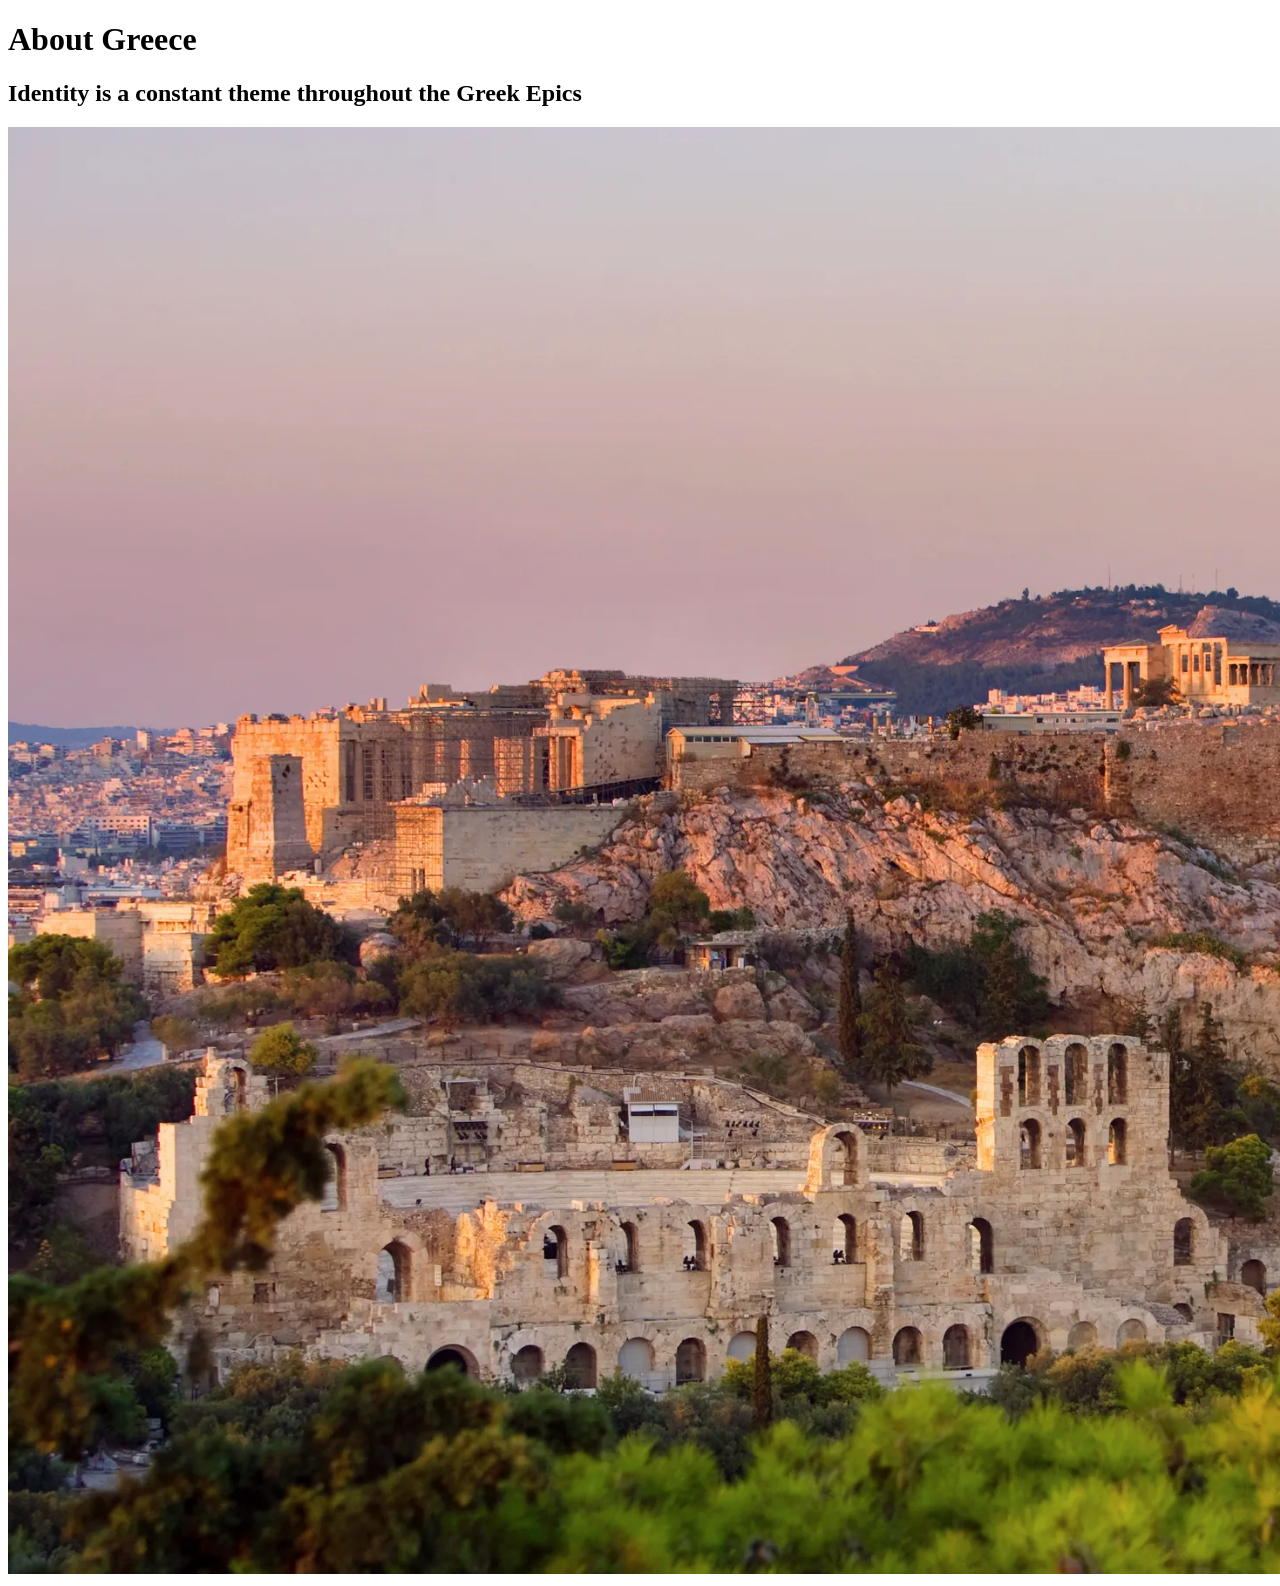
<file: index.html>
<!DOCTYPE html>
<html lang="en">
<head>
    <meta charset="UTF-8">
    <meta name="viewport" content="width=device-width, initial-scale=1.0">
    <title>Document</title>
</head>
<body>
    <h1><strong>About Greece</strong></h1>
    <h2>Identity is a constant theme throughout the Greek Epics</h2>
    <img src="Image/HUGH_01.png" alt="Greece"></imgsrc>
</body>
</html>
</file>
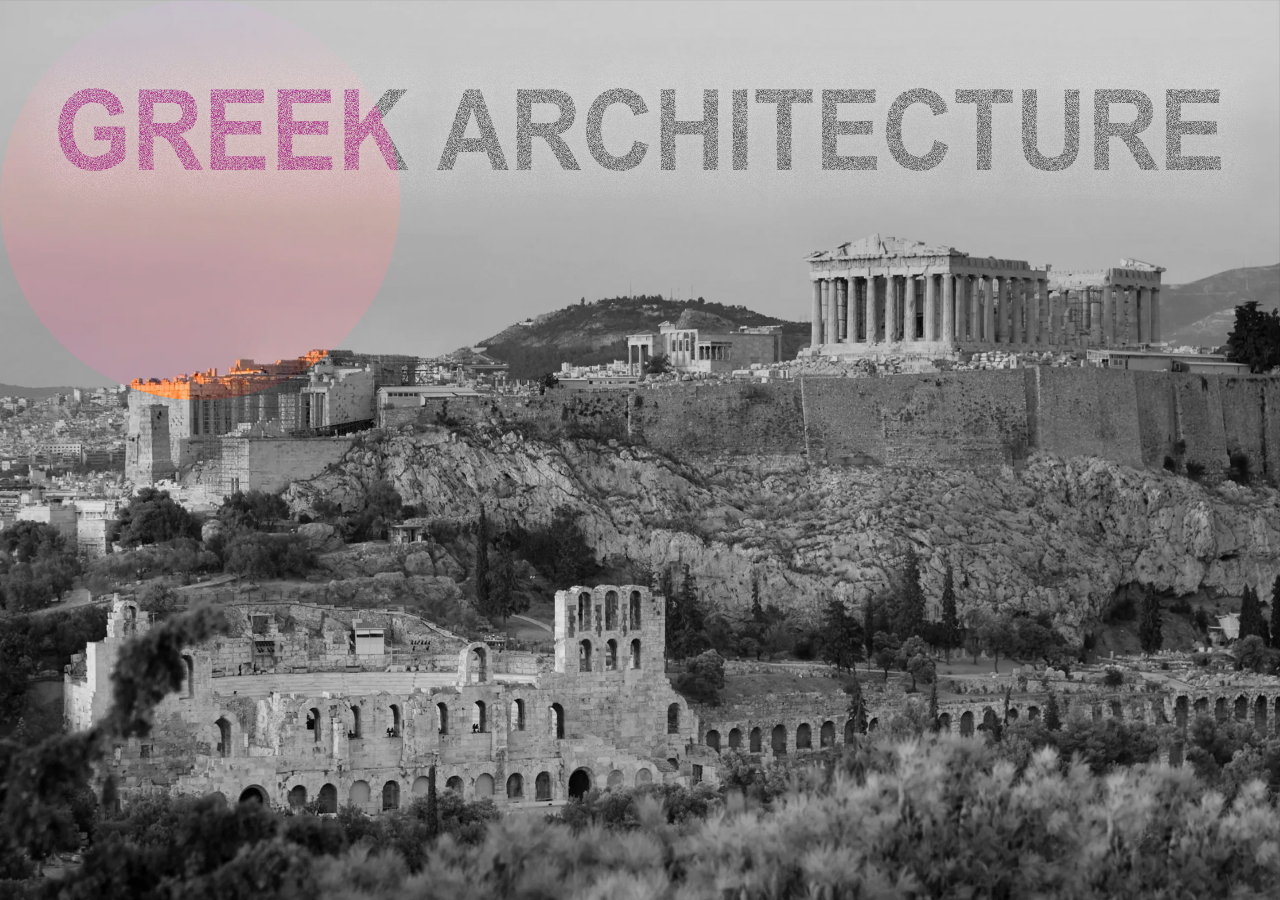
<file: FinalProject/index.html>
<!DOCTYPE html>
<html>
<head>
<meta charset="UTF-8">
<title>GEEK ARCHITECTURE</title>
<link rel="stylesheet" type="text/css" href="./css/index.css">
<script src="js/jquery-3.5.1.min.js"></script>
</head>
<body>
	<div id="hover-region"></div>

	<div class="nav-bar">
		<a href="./navigation.html"></a>
	</div>

	<script>

		var width = window.screen.width;
		var height = window.screen.height;
        var bgSize = width+'px '+height+'px';
		$('body').css({
			'width': width,
			'height': height,
			'background-size': bgSize
		});
		$('#hover-region').css('background-size', bgSize)
		
		document.addEventListener ('mousemove', function(event) { 
			var x = event.pageX; 
			var y = event.pageY; 
			let top = y-200;
			let left = x-200;

			$('#hover-region').css({
				'top':  top+'px',
				'left': left+'px',
				'background-position': (-left)+'px '+(-top)+'px'
			});

		}); 
		
	</script>
</body>

</html>
</file>
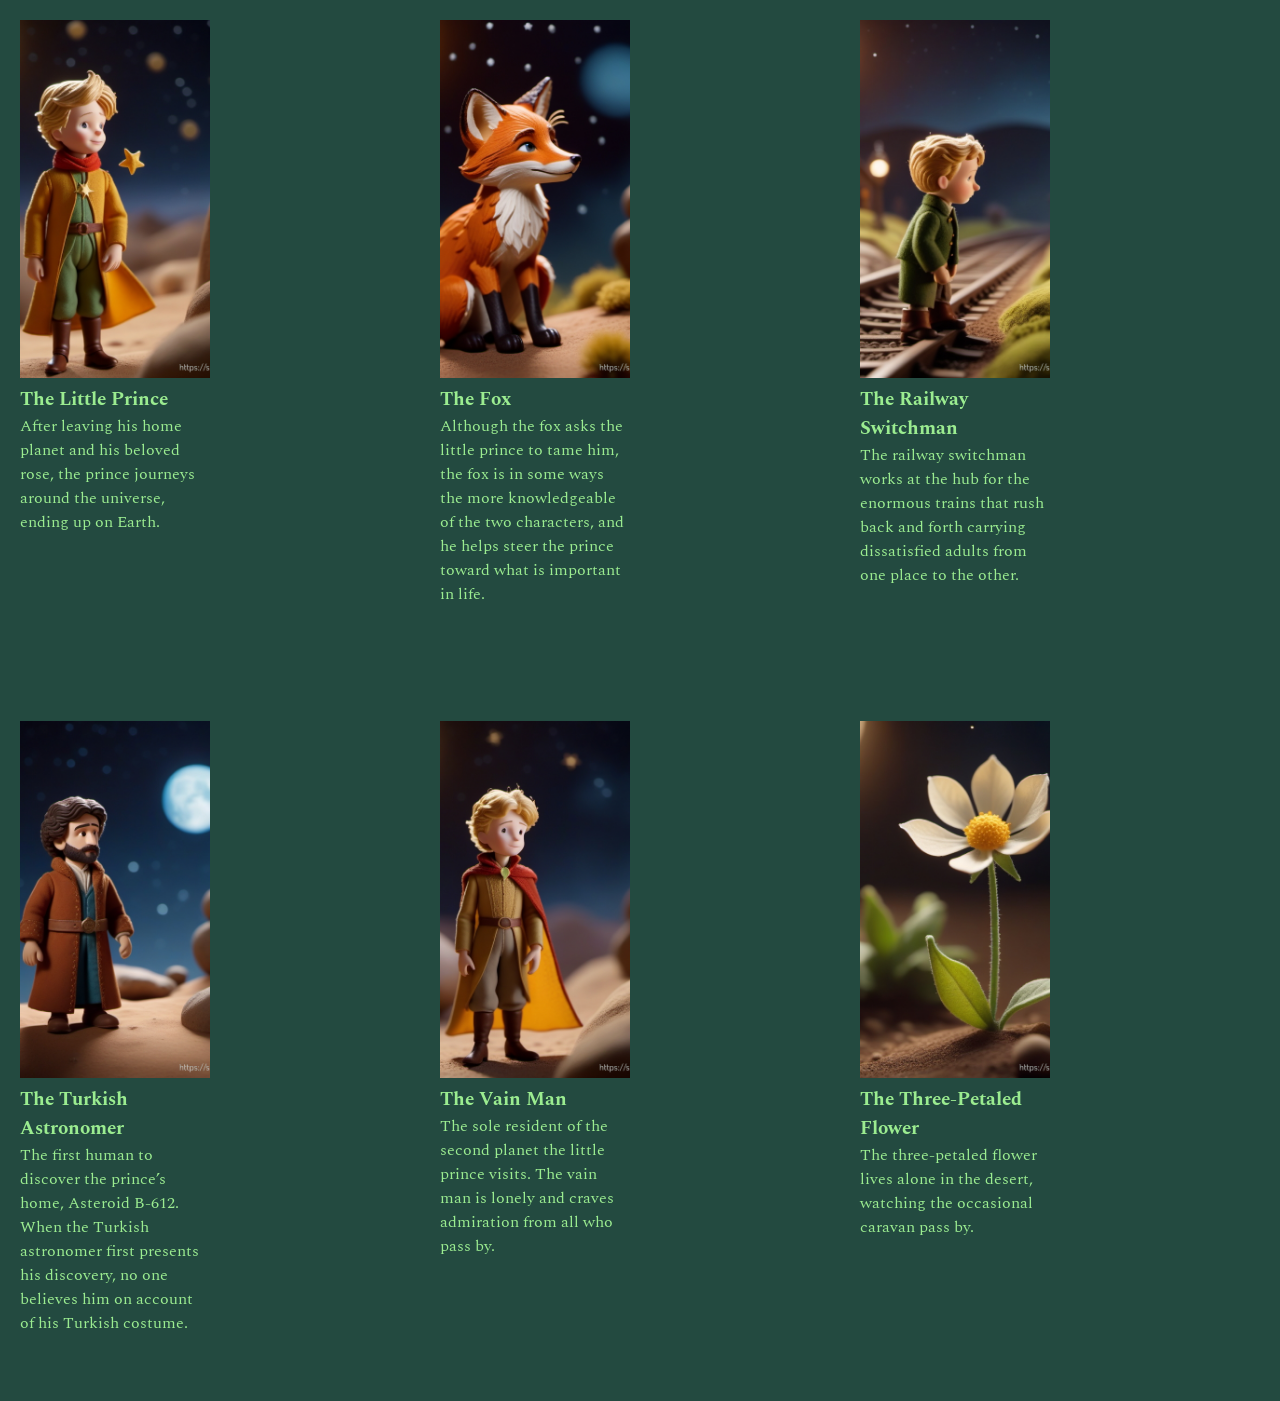
<file: Exercises/Week_06/starter_code_week_06/css_grid_lab/index.html>
<!DOCTYPE html>
<html lang="en">
<head>
    <meta charset="UTF-8">
    <meta name="viewport" content="width=device-width, initial-scale=1.0">
    <title>Document</title>
    <link rel="preconnect" href="https://fonts.googleapis.com">
    <link rel="preconnect" href="https://fonts.gstatic.com" crossorigin>
    <link href="https://fonts.googleapis.com/css2?family=Spectral:wght@400;500;600&display=swap" rel="stylesheet">
    <link rel="stylesheet" href="styles.css">
</head>
<body>
    <div class="grid-container">
        <figure class="item item--1">
            <img class="clip-circle" src="images/the-little-prince.png" alt="The Little Prince">
            <figcaption>
                <h3>The Little Prince</h3>
                <p>After leaving his home planet and his beloved rose, the prince journeys around the universe, ending up on Earth. </p>
            </figcaption>
        </figure>
        <figure class="item item--2">
            <img src="images/the-fox.png" alt="The Fox">
            <figcaption>
                <h3>The Fox</h3>
                <p>Although the fox asks the little prince to tame him, the fox is in some ways the more knowledgeable of the two characters, and he helps steer the prince toward what is important in life.</p>
            </figcaption>
        </figure>
        <figure class="item item--3">
            <img src="images/the-railway-switchman.png" alt="The Railway Switchman">
            <figcaption>
                <h3>The Railway Switchman</h3>
                <p>The railway switchman works at the hub for the enormous trains that rush back and forth carrying dissatisfied adults from one place to the other. </p>
            </figcaption>
        </figure>
        <figure class="item item--4">
            <img src="images/the-turkish-astronomer.png" alt="The Turkish Astronomer">
            <figcaption>
                <h3>The Turkish Astronomer</h3>
                <p>The first human to discover the prince’s home, Asteroid B-612. When the Turkish astronomer first presents his discovery, no one believes him on account of his Turkish costume. </p>
            </figcaption>
        </figure>
        <figure class="item item--5">
            <img src="images/the-vain-man.png" alt="The Vain Man">
            <figcaption>
                <h3>The Vain Man</h3>
                <p>The sole resident of the second planet the little prince visits. The vain man is lonely and craves admiration from all who pass by. </p>
            </figcaption>
        </figure>
        <figure class="item item--6">
            <img src="images/three-petal-flower.png" alt="The Three-Petaled Flower">
            <figcaption>
                <h3>The Three-Petaled Flower</h3>
                <p>The three-petaled flower lives alone in the desert, watching the occasional caravan pass by. </p>
            </figcaption>
        </figure>
    </div>
</body>
</html>
</file>
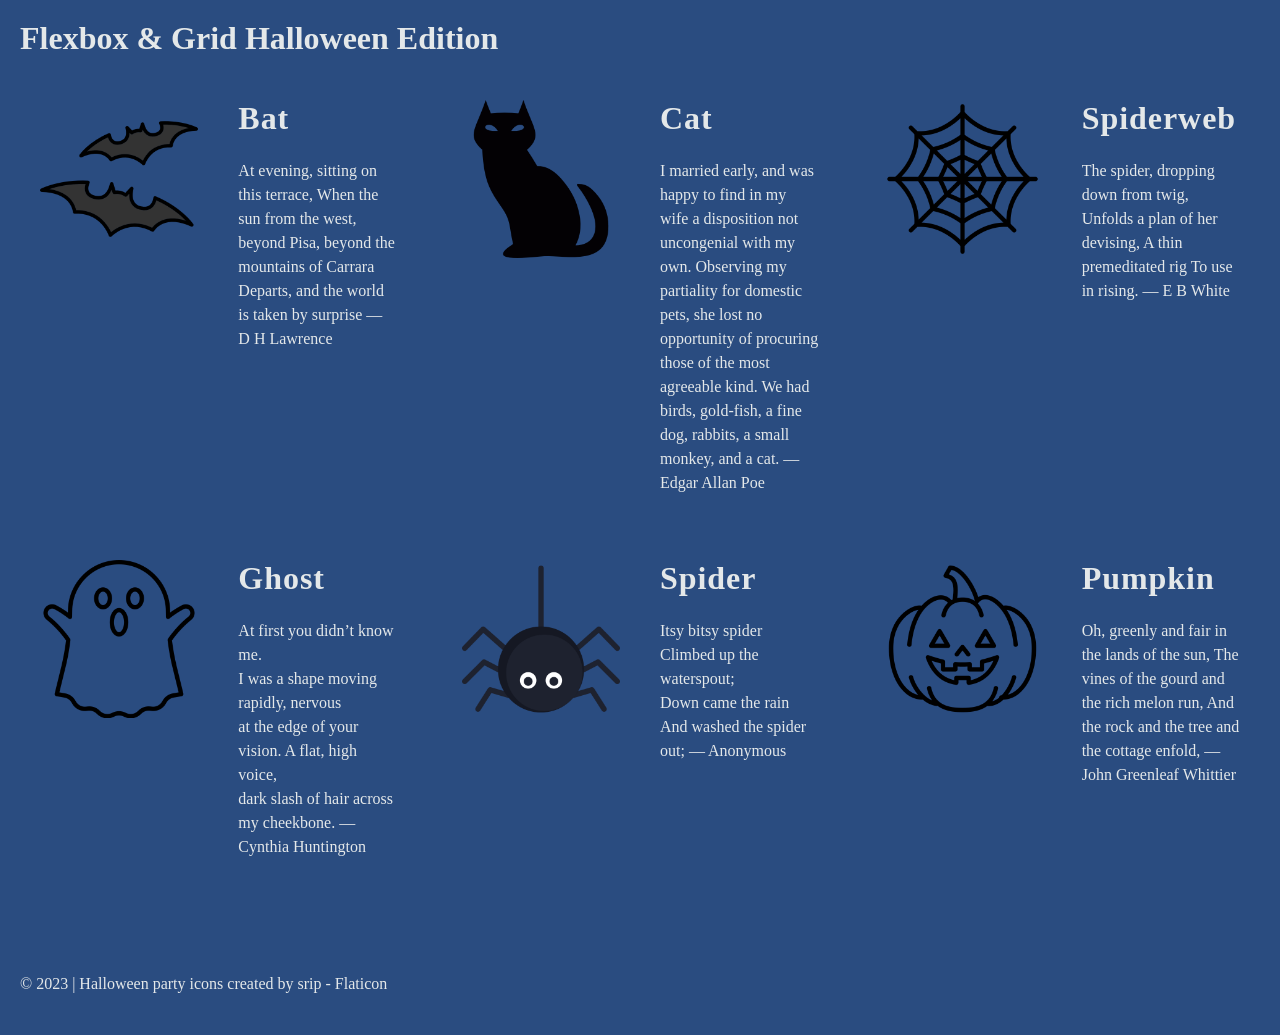
<file: Exercises/Week_06/starter_code_week_06/flexbox_css_grid_lab/index.html>
<!DOCTYPE html>
<html lang="en">
<head>
    <meta charset="UTF-8">
    <meta name="viewport" content="width=device-width, initial-scale=1.0">
    <title>Flexbox Grid Lab</title>
    <link rel="stylesheet" href="styles.css">
</head>
<body>
    <div class="flex-outer-container">
        <header>
            <h1>Flexbox &amp; Grid Halloween Edition</h1>
        </header>
        <main class="grid-container">
            <!-- first row -->
            <section class="flex-layout">
                <figure class="image-container">
                    <img src="images/bat.png" alt="">
                </figure>
                <div class="content-container">
                    <h3>Bat</h3>
                    <p>At evening, sitting on this terrace,
                        When the sun from the west, beyond Pisa, beyond the mountains of Carrara
                        Departs, and the world is taken by surprise &mdash;  D H Lawrence</p>
                </div>
            </section>
            <section class="flex-layout">
                <figure class="image-container">
                    <img src="images/black-evil-cat.png" alt="">
                </figure>
                <div class="content-container">
                    <h3>Cat</h3>
                    <p>I married early, and was happy to find in my wife a disposition not uncongenial with my own. Observing my partiality for domestic pets, she lost no opportunity of procuring those of the most agreeable kind. We had birds, gold-fish, a fine dog, rabbits, a small monkey, and a cat. &mdash;  Edgar Allan Poe</p>
                </div>
            </section>
            <section class="flex-layout">
                <figure class="image-container">
                    <img src="images/halloween.png" alt="">
                </figure>
                <div class="content-container">
                    <h3>Spiderweb</h3>
                    <p>The spider, dropping down from twig,
                        Unfolds a plan of her devising,
                        A thin premeditated rig
                        To use in rising. &mdash; E B White</p>
                </div>
            </section>
            <!-- second row -->
            <section class="flex-layout">
                <figure class="image-container">
                    <img src="images/ghost.png" alt="">
                </figure>
                <div class="content-container">
                    <h3>Ghost</h3>
                    <p>At first you didn’t know me.<br>
                        I was a shape moving rapidly, nervous<br>
                        at the edge of your vision. A flat, high voice,<br>
                        dark slash of hair across my cheekbone. &mdash; Cynthia Huntington</p>
                </div>
            </section>
            <section class="flex-layout">
                <figure class="image-container">
                    <img src="images/spider.png" alt="">
                </figure>
                <div class="content-container">
                    <h3>Spider</h3>
                    <p>Itsy bitsy spider<br>
                        Climbed up the waterspout;<br>
                        Down came the rain<br>
                        And washed the spider out; &mdash; Anonymous</p>
                </div>
            </section>
            <section class="flex-layout">
                <figure class="image-container">
                    <img src="images/jack-o-lantern.png" alt="">
                </figure>
                <div class="content-container">
                    <h3>Pumpkin</h3>
                    <p>Oh, greenly and fair in the lands of the sun,
                        The vines of the gourd and the rich melon run,
                        And the rock and the tree and the cottage enfold, &mdash;  John Greenleaf Whittier</p>
                </div>
            </section>
        </main>
        <footer>
            <p>	&copy; 2023 | <a href="https://www.flaticon.com/free-icons/halloween-party" title="halloween party icons">Halloween party icons created by srip - Flaticon</a></p>
        </footer>
    </div>
</body>
</html>
</file>
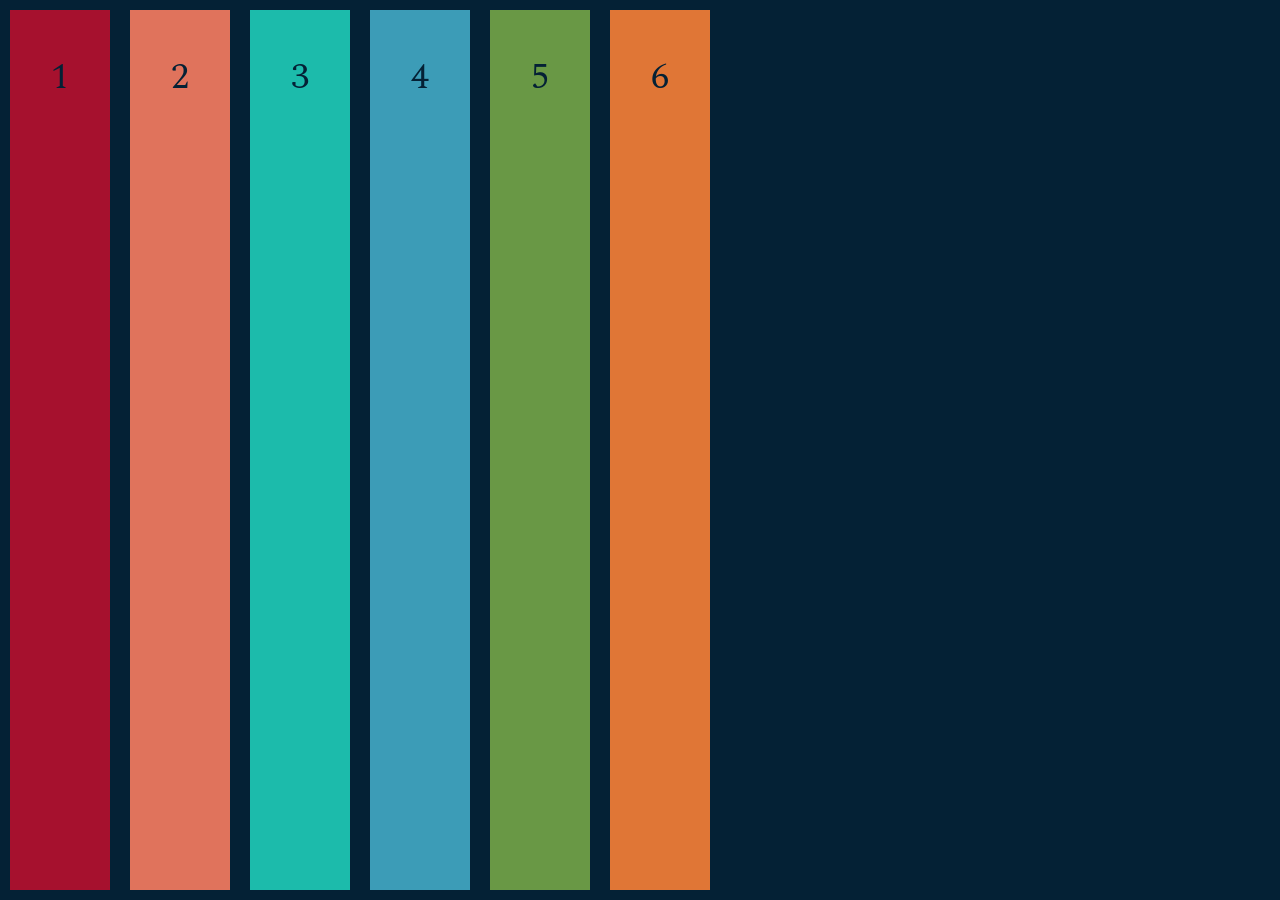
<file: Exercises/Week_06/starter_code_week_06/flexbox_demo/index.html>
<!DOCTYPE html>
<html lang="en">
<head>
    <meta charset="UTF-8">
    <meta name="viewport" content="width=device-width, initial-scale=1.0">
    <title>Flexbox Demo</title>
    <link rel="preconnect" href="https://fonts.googleapis.com">
    <link rel="preconnect" href="https://fonts.gstatic.com" crossorigin>
    <link href="https://fonts.googleapis.com/css2?family=Spectral:wght@400;500;600&display=swap" rel="stylesheet">
    <link rel="stylesheet" href="styles.css">
</head>
<body>
    <div class="flex-container">
        <div class="item one">1</div>
        <div class="item two">2</div>
        <div class="item three">3</div>
        <div class="item four">4</div>
        <div class="item five">5</div>
        <div class="item six">6</div>
      </div>
</body>
</html>
</file>
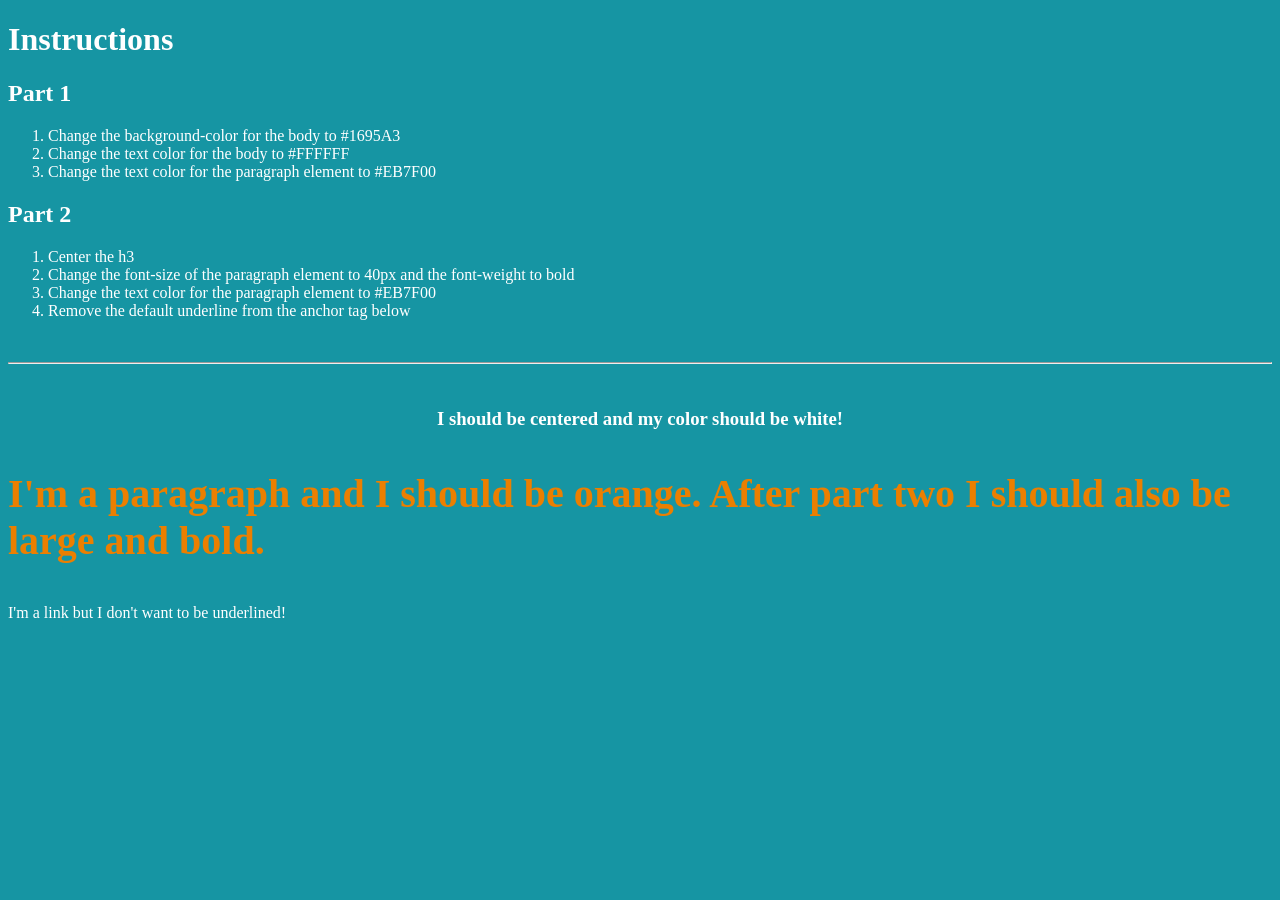
<file: Exercises/Week_04/starter_code_week_04/starter_code_week_04/css_practice/index.html>
<!DOCTYPE html>
<html lang="en">
<head>
	<meta charset="UTF-8">
	<title>CSS Practice</title>
	<link rel="stylesheet" href="./css/style.css">
</head>
<body>
	<h1>Instructions</h1>

	<h2>Part 1</h2>
	<ol>
		<li>Change the background-color for the body to #1695A3</li>
		<li>Change the text color for the body to #FFFFFF</li>
		<li>Change the text color for the paragraph element to #EB7F00</li>
	</ol>

	<h2>Part 2</h2>
	<ol>
		<li>Center the h3</li>
		<li>Change the font-size of the paragraph element to 40px and the font-weight to bold</li>
		<li>Change the text color for the paragraph element to #EB7F00</li>
		<li>Remove the default underline from the anchor tag below</li>
	</ol>

	<br>
	<hr>
	<br>

	<h3>I should be centered and my color should be white!</h3>
	<p>I'm a paragraph and I should be orange. After part two I should also be large and bold.</p>
	<a href="http://www.google.com">I'm a link but I don't want to be underlined!</a>
</body>
</html>
</file>
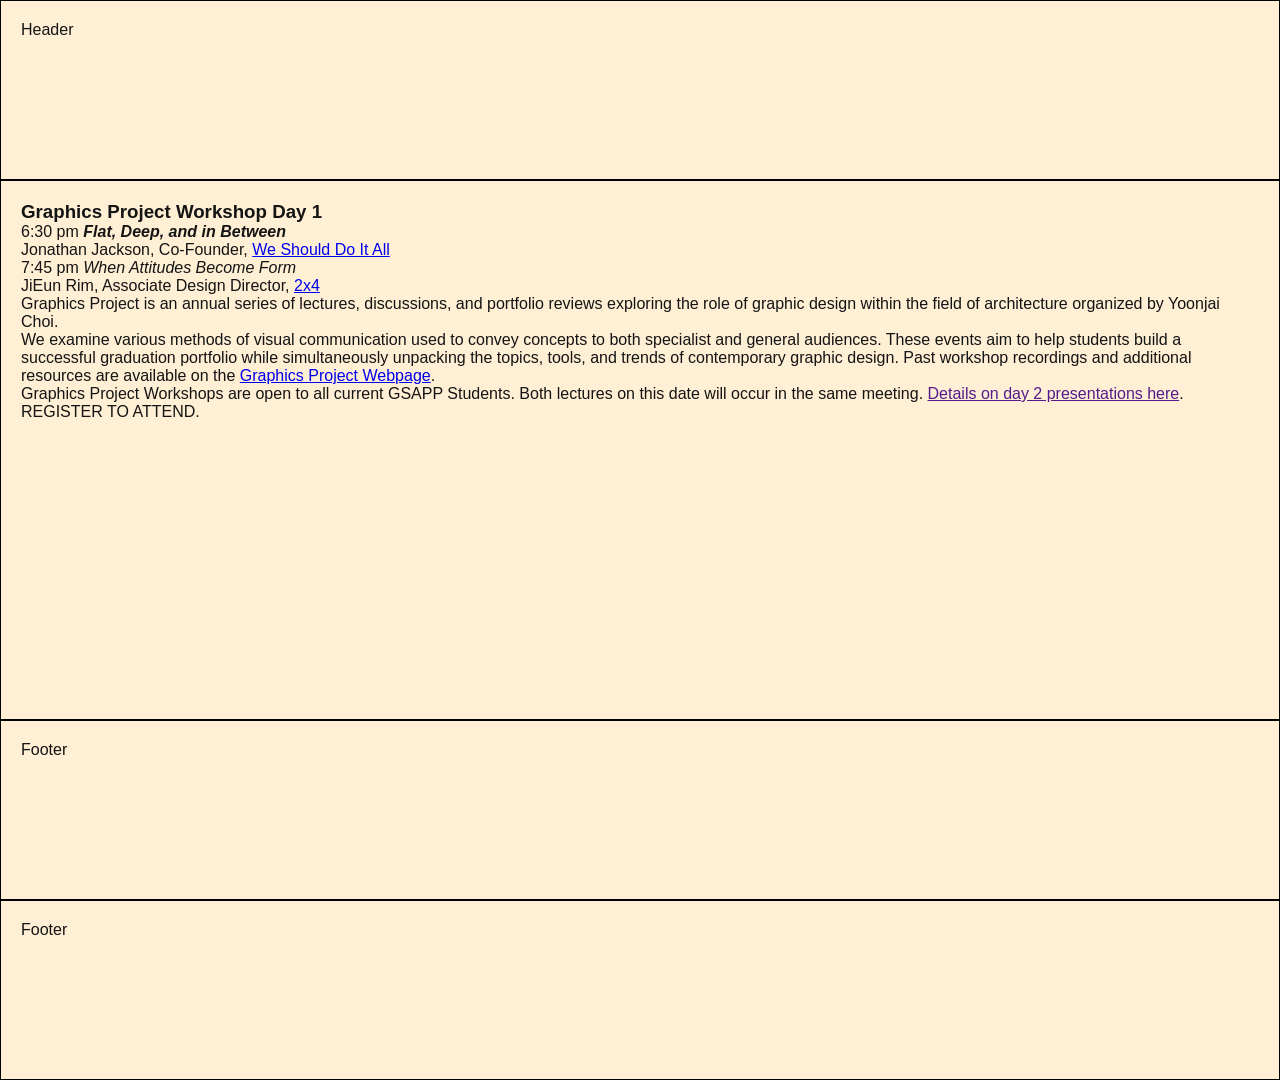
<file: Exercises/Week_04/starter_code_week_04/starter_code_week_04/full_height_webpage/index.html>
<!DOCTYPE html>
<html lang="en">
<head>
    <meta charset="UTF-8">
    <title>Full Height Webpage</title>
    <link rel="stylesheet" href="style.css">
    <link rel="preconnect" href="https://fonts.googleapis.com">
<link rel="preconnect" href="https://fonts.gstatic.com" crossorigin>
<link href="https://fonts.googleapis.com/css2?family=Mooli&display=swap" rel="stylesheet">
</head>
<body>
  <div class="container">
    <header>Header</header>
    <main>
      <h3>Graphics Project Workshop Day 1</h3>

    <p>6:30 pm <strong><em>Flat, Deep, and in Between</em></strong> <br>Jonathan Jackson, Co-Founder, <a class="neon" href="https://wsdia.com/">We Should Do It All</a></p>

    <p>7:45 pm <span class="bold"><em>When Attitudes Become Form</em></strong> <br>JiEun Rim, Associate Design Director, <a class="neon" href="https://2x4.org/">2x4</a></p>

    <p><span class="bold">Graphics Project</strong> is an annual series of lectures, discussions, and portfolio reviews exploring the role of graphic design within the field of architecture organized by <span class="bold">Yoonjai Choi</strong>.</p>
    
    <p>We examine various methods of visual communication used to convey concepts to both specialist and general audiences. These events aim to help students build a successful graduation portfolio while simultaneously unpacking the topics, tools, and trends of contemporary graphic design. Past workshop recordings and additional resources are available on the <a class="neon" href="https://www.arch.columbia.edu/graphics-project">Graphics Project Webpage</a>.</p>

    <p>Graphics Project Workshops are open to all current GSAPP Students. Both lectures on this date will occur in the same meeting. <a href="">Details on day 2 presentations here</a>.</p>

    <p>REGISTER TO ATTEND.</p>
        </main>
        <footer>Footer</footer>
      </div>    
    
    </main>
    <footer>Footer</footer>
  </div>    
</body>
</html>
</file>
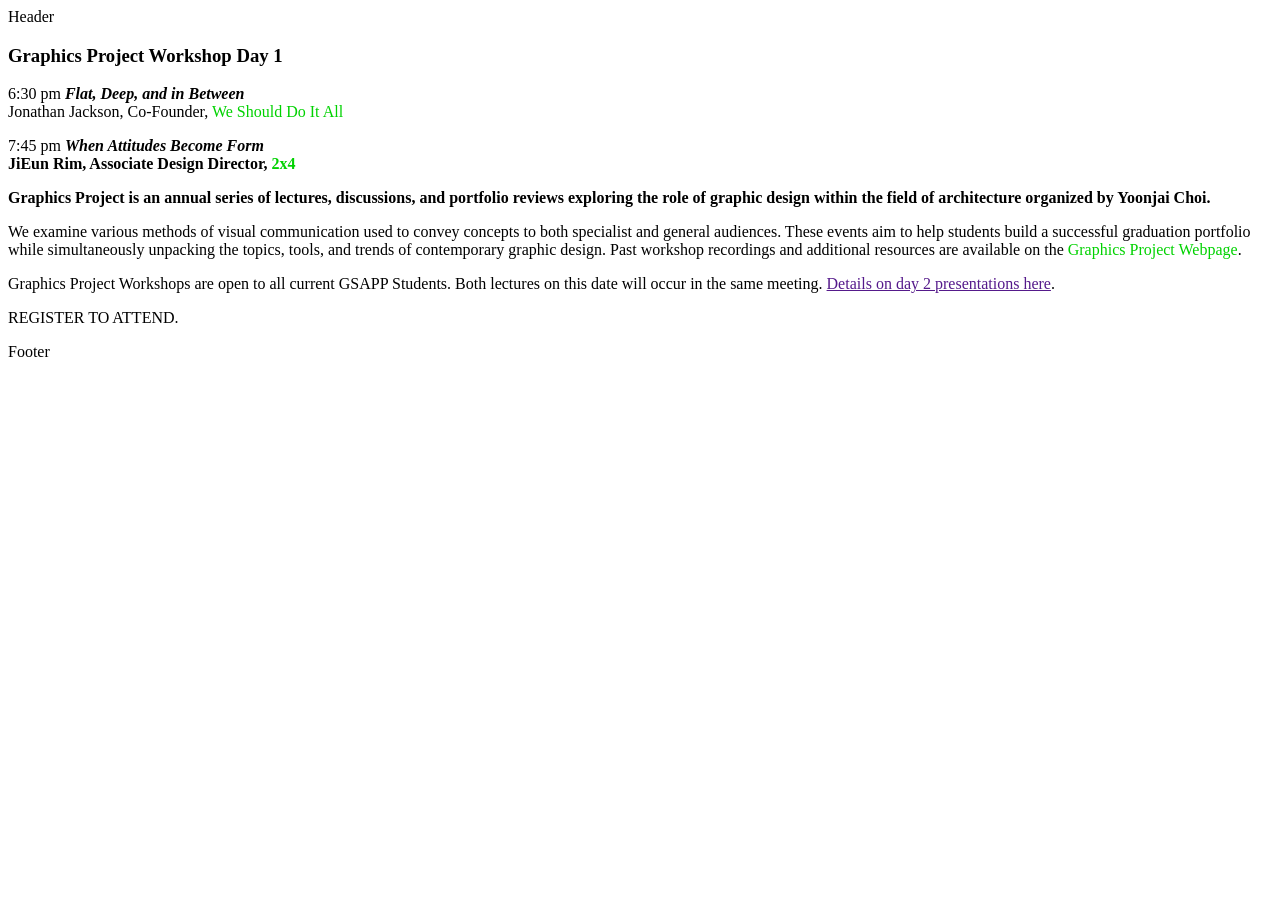
<file: Exercises/Week_04/starter_code_week_04/starter_code_week_04/gsapp_event_with_styles/index.html>
<!DOCTYPE html>
<html lang="en">
<head>
    <meta charset="UTF-8">
    <meta name="viewport" content="width=device-width, initial-scale=1.0">
    <title>GSAPP Event</title>
    <link rel="stylesheet" href="styles.css">
</head>
<body>
    <div class="container">
        <header>Header</header>
        <main>
            <h3>Graphics Project Workshop Day 1</h3>

    <p>6:30 pm <strong><em>Flat, Deep, and in Between</em></strong> <br>Jonathan Jackson, Co-Founder, <a class="neon" href="https://wsdia.com/">We Should Do It All</a></p>

    <p>7:45 pm <span class="bold"><em>When Attitudes Become Form</em></strong> <br>JiEun Rim, Associate Design Director, <a class="neon" href="https://2x4.org/">2x4</a></p>

    <p><span class="bold">Graphics Project</strong> is an annual series of lectures, discussions, and portfolio reviews exploring the role of graphic design within the field of architecture organized by <span class="bold">Yoonjai Choi</strong>.</p>
    
    <p>We examine various methods of visual communication used to convey concepts to both specialist and general audiences. These events aim to help students build a successful graduation portfolio while simultaneously unpacking the topics, tools, and trends of contemporary graphic design. Past workshop recordings and additional resources are available on the <a class="neon" href="https://www.arch.columbia.edu/graphics-project">Graphics Project Webpage</a>.</p>

    <p>Graphics Project Workshops are open to all current GSAPP Students. Both lectures on this date will occur in the same meeting. <a href="">Details on day 2 presentations here</a>.</p>

    <p>REGISTER TO ATTEND.</p>
        </main>
        <footer>Footer</footer>
      </div>    
    
</body>
</html>
</file>
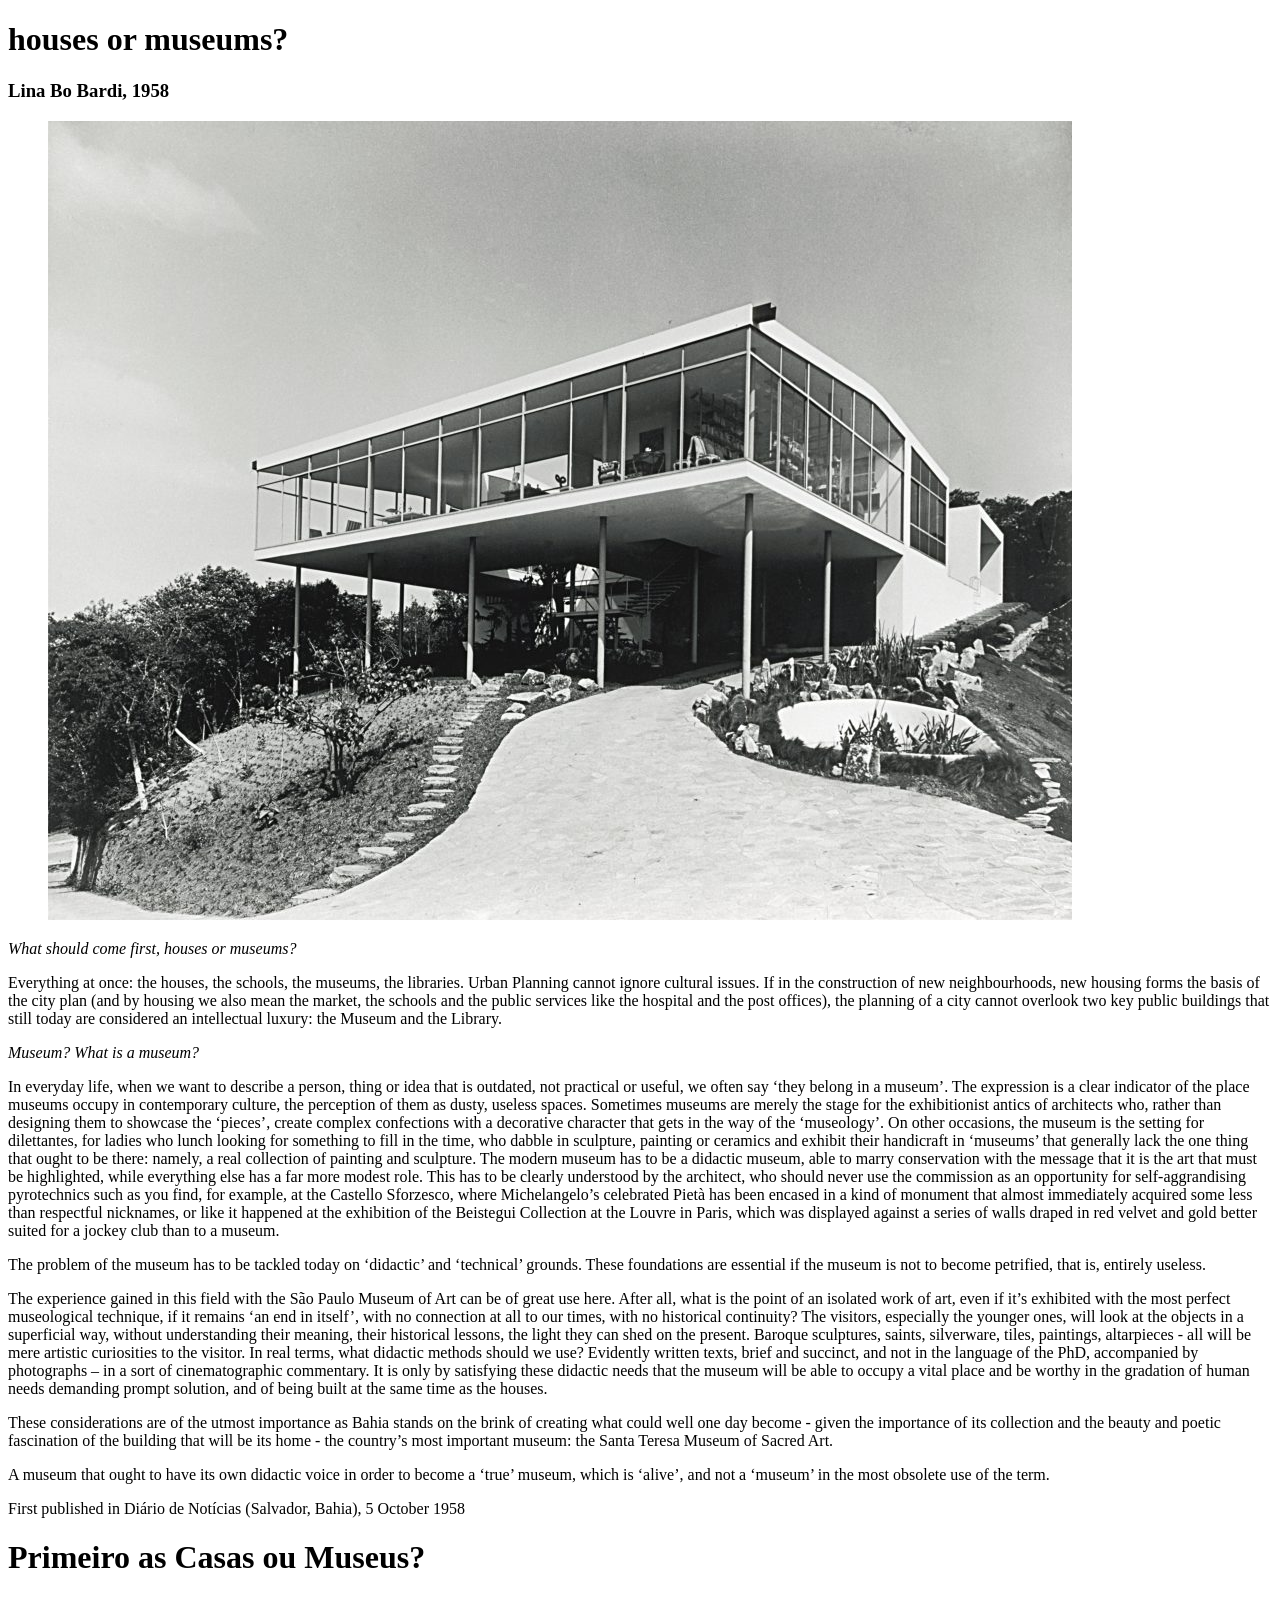
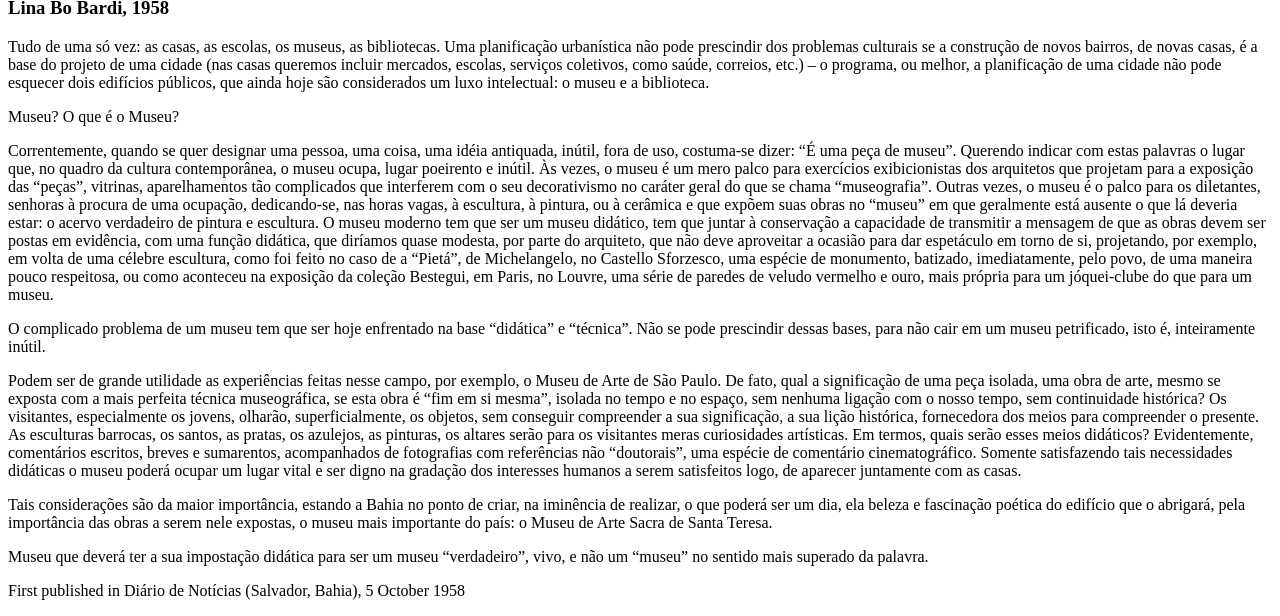
<file: Exercises/Week_04/starter_code_week_04/starter_code_week_04/houses_or_mumseum_with_styles/index.html>
<!DOCTYPE html>
<html lang="en">
<head>
    <meta charset="UTF-8">
    <title>Exercise 01 | Houses or Museums?</title>
</head>
<body>
    <div>
        <h1>houses or museums?</h1>
        <h3>Lina Bo Bardi, 1958</h3>

        <figure>
            <img src="./img/Lina-Bo-Bardi-Glass-House-Casa-de-Vidro-1024x799.jpg" alt="">
        </figure>

        <p><em>What should come first, houses or museums? </em></p>
        <p>Everything at once: the houses, the schools, the museums, the libraries. Urban Planning cannot ignore cultural issues. If in the construction of new neighbourhoods, new housing forms the basis of the city plan (and by housing we also mean the market, the schools and the public services like the hospital and the post offices), the planning of a city cannot overlook two key public buildings that still today are considered an intellectual luxury: the Museum and the Library.</p>

        <p><em>Museum? What is a museum?</em></p>

        <p>In everyday life, when we want to describe a person, thing or idea that is outdated, not practical or useful, we often say ‘they belong in a museum’. The expression is a clear indicator of the place museums occupy in contemporary culture, the perception of them as dusty, useless spaces. Sometimes museums are merely the stage for the exhibitionist antics of architects who, rather than designing them to showcase the ‘pieces’, create complex confections with a decorative character that gets in the way of the ‘museology’. On other occasions, the museum is the setting for dilettantes, for ladies who lunch looking for something to fill in the time, who dabble in sculpture, painting or ceramics and exhibit their handicraft in ‘museums’ that generally lack the one thing that ought to be there: namely, a real collection of painting and sculpture. The modern museum has to be a didactic museum, able to marry conservation with the message that it is the art that must be highlighted, while everything else has a far more modest role. This has to be clearly understood by the architect, who should never use the commission as an opportunity for self-aggrandising pyrotechnics such as you find, for example, at the Castello Sforzesco, where Michelangelo’s celebrated Pietà has been encased in a kind of monument that almost immediately acquired some less than respectful nicknames, or like it happened at the exhibition of the Beistegui Collection at the Louvre in Paris, which was displayed against a series of walls draped in red velvet and gold better suited for a jockey club than to a museum.</p>

        <p>The problem of the museum has to be tackled today on ‘didactic’ and ‘technical’ grounds. These foundations are essential if the museum is not to become petrified, that is, entirely useless.</p>

        <p>The experience gained in this field with the São Paulo Museum of Art can be of great use here. After all, what is the point of an isolated work of art, even if it’s exhibited with the most perfect museological technique, if it remains ‘an end in itself’, with no connection at all to our times, with no historical continuity? The visitors, especially the younger ones, will look at the objects in a superficial way, without understanding their meaning, their historical lessons, the light they can shed on the present. Baroque sculptures, saints, silverware, tiles, paintings, altarpieces - all will be mere artistic curiosities to the visitor. In real terms, what didactic methods should we use? Evidently written texts, brief and succinct, and not in the language of the PhD, accompanied by photographs – in a sort of cinematographic commentary. It is only by satisfying these didactic needs that the museum will be able to occupy a vital place and be worthy in the gradation of human needs demanding prompt solution, and of being built at the same time as the houses.</p>

        <p>These considerations are of the utmost importance as Bahia stands on the brink of creating what could well one day become - given the importance of its collection and the beauty and poetic fascination of the building that will be its home - the country’s most important museum: the Santa Teresa Museum of Sacred Art.</p>

        <p>A museum that ought to have its own didactic voice in order to become a ‘true’ museum, which is ‘alive’, and not a ‘museum’ in the most obsolete use of the term.</p>
      
        <p>First published in Diário de Notícias (Salvador, Bahia), 5 October 1958</p>
    </div>
    <div>
        <h1>Primeiro as Casas ou Museus?</h1>
        <h3>Lina Bo Bardi, 1958</h3>

        <p>Tudo de uma só vez: as casas, as escolas, os museus, as bibliotecas. Uma planificação urbanística não pode prescindir dos problemas culturais se a construção de novos bairros, de novas casas, é a base do projeto de uma cidade (nas casas queremos incluir mercados, escolas, serviços coletivos, como saúde, correios, etc.) – o programa, ou melhor, a planificação de uma cidade não pode esquecer dois edifícios públicos, que ainda hoje são considerados um luxo intelectual: o museu e a biblioteca.</p>

        <p>Museu? O que é o Museu? </p>

        <p>Correntemente, quando se quer designar uma pessoa, uma coisa, uma idéia antiquada, inútil, fora de uso, costuma-se dizer: “É uma peça de museu”. Querendo indicar com estas palavras o lugar que, no quadro da cultura contemporânea, o museu ocupa, lugar poeirento e inútil. Às vezes, o museu é um mero palco para exercícios exibicionistas dos arquitetos que projetam para a exposição das “peças”, vitrinas, aparelhamentos tão complicados que interferem com o seu decorativismo no caráter geral do que se chama “museografia”. Outras vezes, o museu é o palco para os diletantes, senhoras à procura de uma ocupação, dedicando-se, nas horas vagas, à escultura, à pintura, ou à cerâmica e que expõem suas obras no “museu” em que geralmente está ausente o que lá deveria estar: o acervo verdadeiro de pintura e escultura. O museu moderno tem que ser um museu didático, tem que juntar à conservação a capacidade de transmitir a mensagem de que as obras devem ser postas em evidência, com uma função didática, que diríamos quase modesta, por parte do arquiteto, que não deve aproveitar a ocasião para dar espetáculo em torno de si, projetando, por exemplo, em volta de uma célebre escultura, como foi feito no caso de a “Pietá”, de Michelangelo, no Castello Sforzesco, uma espécie de monumento, batizado, imediatamente, pelo povo, de uma maneira pouco respeitosa, ou como aconteceu na exposição da coleção Bestegui, em Paris, no Louvre, uma série de paredes de veludo vermelho e ouro, mais própria para um jóquei-clube do que para um museu.</p>

        <p>O complicado problema de um museu tem que ser hoje enfrentado na base “didática” e “técnica”. Não se pode prescindir dessas bases, para não cair em um museu petrificado, isto é, inteiramente inútil.</p>

        <p>Podem ser de grande utilidade as experiências feitas nesse campo, por exemplo, o Museu de Arte de São Paulo. De fato, qual a significação de uma peça isolada, uma obra de arte, mesmo se exposta com a mais perfeita técnica museográfica, se esta obra é “fim em si mesma”, isolada no tempo e no espaço, sem nenhuma ligação com o nosso tempo, sem continuidade histórica? Os visitantes, especialmente os jovens, olharão, superficialmente, os objetos, sem conseguir compreender a sua significação, a sua lição histórica, fornecedora dos meios para compreender o presente. As esculturas barrocas, os santos, as pratas, os azulejos, as pinturas, os altares serão para os visitantes meras curiosidades artísticas. Em termos, quais serão esses meios didáticos? Evidentemente, comentários escritos, breves e sumarentos, acompanhados de fotografias com referências não “doutorais”, uma espécie de comentário cinematográfico. Somente satisfazendo tais necessidades didáticas o museu poderá ocupar um lugar vital e ser digno na gradação dos interesses humanos a serem satisfeitos logo, de aparecer juntamente com as casas.</p>

        <p>Tais considerações são da maior importância, estando a Bahia no ponto de criar, na iminência de realizar, o que poderá ser um dia, ela beleza e fascinação poética do edifício que o abrigará, pela importância das obras a serem nele expostas, o museu mais importante do país: o Museu de Arte Sacra de Santa Teresa.</p>

        <p>Museu que deverá ter a sua impostação didática para ser um museu “verdadeiro”, vivo, e não um “museu” no sentido mais superado da palavra.</p>
    
        <p>First published in Diário de Notícias (Salvador, Bahia), 5 October 1958</p>
    </div>
    
</body>
</html>
</file>
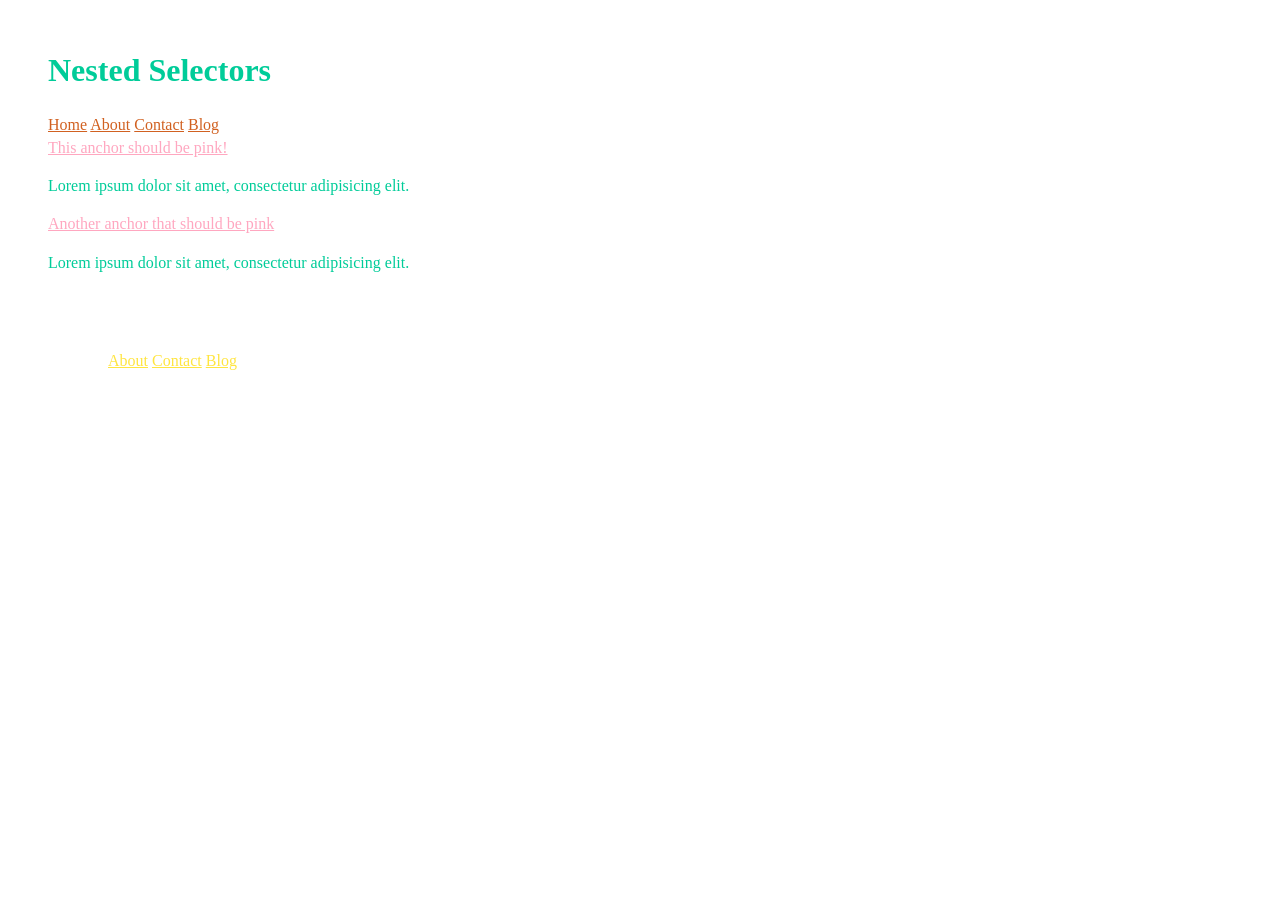
<file: Exercises/Week_04/starter_code_week_04/starter_code_week_04/nested_selectors/index.html>
<!DOCTYPE html>
<html>
	<head>
		<meta charset="utf-8">
		<title>Nested Selectors</title>

		<link rel="stylesheet" href="css/style.css">

	</head>
	<body>

		<header>
			<h1>Nested Selectors</h1>
			<nav>
				<a href="">Home</a>
				<a href="">About</a>
				<a href="">Contact</a>
				<a href="">Blog</a>
			</nav>
		</header>
		

		<a href="#">This anchor should be pink!</a>
		<p>Lorem ipsum dolor sit amet, consectetur adipisicing elit.</p>


		<a href="">Another anchor that should be pink</a>

		<p>Lorem ipsum dolor sit amet, consectetur adipisicing elit.</p>

		<footer>
			<nav>
				<a href="">About</a>
				<a href="">Contact</a>
				<a href="">Blog</a>
			</nav>
		</footer>


	</body>
</html>
</file>
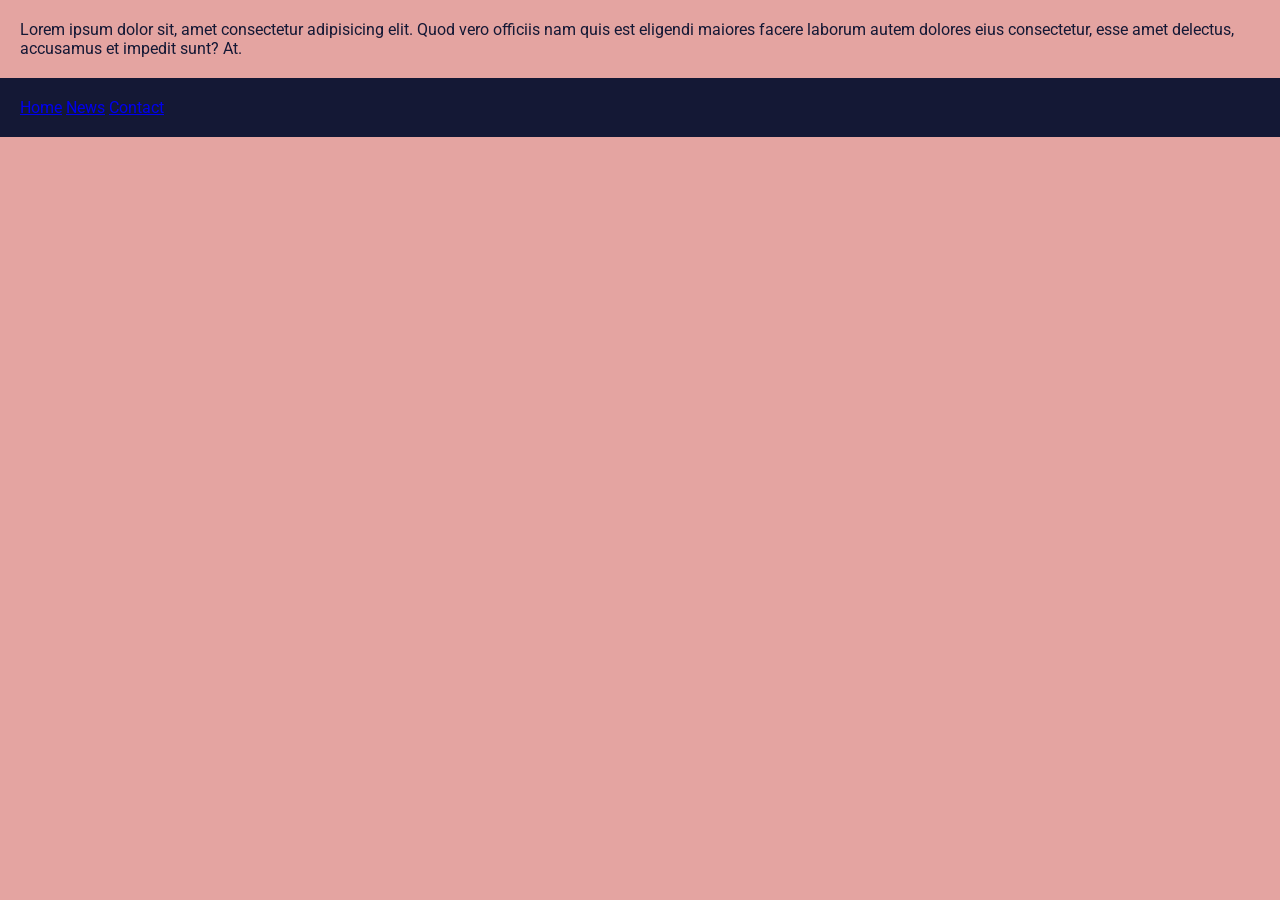
<file: Exercises/Week_04/starter_code_week_04/starter_code_week_04/positioning_lab/index.html>
<!DOCTYPE html>
<html lang="en">
<head>
    <meta charset="UTF-8">
    <meta name="viewport" content="width=device-width, initial-scale=1.0">
    <title>Positioning Lab</title>
    <link rel="preconnect" href="https://fonts.googleapis.com">
<link rel="preconnect" href="https://fonts.gstatic.com" crossorigin>
<link href="https://fonts.googleapis.com/css2?family=Roboto&display=swap" rel="stylesheet">
    <link rel="stylesheet" href="styles.css">
</head>
<body>
    <div class="container">
        <main>
            <!-- 1. uncomment the image and comment out the paragraph -->
            <!-- <figure>
                <img src="https://d2w9rnfcy7mm78.cloudfront.net/20699064/original_bb8f3a82da91f9f865cd91ccff42b352.jpg" alt="">
                <figcaption>Designed by Andrés Reisinger</figcaption>
            </figure> -->
            <p>
                Lorem ipsum dolor sit, amet consectetur adipisicing elit. Quod vero officiis nam quis est eligendi maiores facere laborum autem dolores eius consectetur, esse amet delectus, accusamus et impedit sunt? At.
            </p>
        </main>
        <footer>
            <a href="#home">Home</a>
            <a href="#news">News</a>
            <a href="#contact">Contact</a>
        </footer>
      </div>    
</body>
</html>
</file>
<file: FinalProject/css/index.css>
body {
	position: relative;
    background-image: url(../images/BackGround.jpg);
    background-position: 0 0;
    backdrop-filter: grayscale(1);
    margin: 0;
    overflow: hidden;
    z-index: -1;
}

.nav-bar {
	position: fixed;
    top: 60px;
    width: calc(100% - 100px);
    height: 150px;
    margin: 0 50px;
    z-index: 99;
}

.nav-bar a {
	display: block;
	width: 100%;
	height: 100%;
	cursor: pointer;
}

.bg-image-box {
	position: relative;
    width: 100%;
    height: 100%;
    overflow: hidden;
    z-index: -1;
}

#bg-image {
	width: 100%;
	height: auto;
	filter: grayscale(100%);
}

.clip-image-canvas {
	position: fixed;
    top: 0;
    left: 0;
    right: 0;
    bottom: 0;
	width: 100%;
	height: 100%;
}

#hover-region {
	position: fixed;
	width: 400px;
	height: 400px;
	border-radius: 50%;
	background-image: url(../images/BackGround.jpg);
	z-index: 9;
}
</file>
<file: Exercises/Week_06/starter_code_week_06/css_grid_lab/styles.css>
* {
    padding: 0;
    margin: 0;
    box-sizing: border-box;
}

html,
body {
    height: 100%;
}

body {
    /* min-height: 100vh; */
    font-family: 'Spectral', serif;
    background-color: #234A40;
    color: #9BEC90;
}

.grid-container {
    margin: 20px;
    display: grid;
    grid-template-columns: repeat(12, 1fr);
    grid-template-rows: repeat(6, 1fr);
    grid-gap: 20px;
}

img {
    width: 100%;
    height: 80%;
    object-fit: cover;
}

.item {
    /* padding: 0 0 16px 0; */
    /* border-radius: 8px; */
    /* border: 2px solid black; */
}

.item--1 {
    grid-column-start: 1;
    grid-column-end: 3;
    grid-row-start: 1;
    grid-row-end: 3;
}
.item--2 {
    grid-column-start: 5;
    grid-column-end: 7;
    grid-row-start: 1;
    grid-row-end: 3;
}

.item--3 {
    grid-column-start: 9;
    grid-column-end: 11;
    grid-row-start: 1;
    grid-row-end: 3;
}

.item--4 {
    grid-column-start: 1;
    grid-column-end: 3;
    grid-row-start: 4;
    grid-row-end: 6;
}

.item--5 {
    grid-column-start: 5;
    grid-column-end: 7;
    grid-row-start: 4;
    grid-row-end: 6;
}

.item--6 {
    grid-column-start: 9;
    grid-column-end: 11;
    grid-row-start: 4;
    grid-row-end: 6;
}

/* .clip-circle {
    clip-path: circle(250px at center);
} */
</file>
<file: Exercises/Week_06/starter_code_week_06/flexbox_css_grid_lab/styles.css>
/*  clear out our default browser styles */
* {
    margin: 0;
    padding: 0;
    box-sizing: border-box;
}

body {
    background: #2A4C80;
    color: #E4E8E9;
    height: 100vh;
}


/* 1. Set up the outer container -- header footer and main section */
.flex-outer-container {
    display: flex;
    min-height: 100vh;
    flex-direction: column;
    margin: 20px;
}

header,
footer {
    height: 60px;
}

main {
    flex: 1;
}

h3 {
    font-size: 2em;
    padding-bottom: .68em;
    letter-spacing: .03em;
}

/* On the main section add the grid property */
.grid-container {
    display: grid;
    grid-template-columns: 1fr 1fr 1fr; /* establishes 3 columns */
    grid-template-rows: 1fr 1fr;
    grid-gap: 25px;
}

.flex-layout {
    display: flex;
    /* border: 2px solid green; */
}

.image-container, 
.content-container {
    width: 50%;
    padding: 20px;
}

.content-container p {
    line-height: 1.5em;
}

img {
    width: 100%;
    /* height: 100%; */
    object-fit: cover;
}

footer a {
    color: #E4E8E9;
    text-decoration: none;
}
</file>
<file: Exercises/Week_06/starter_code_week_06/flexbox_demo/styles.css>
/*this tells the browser to account for any border and padding in the values you specify for an element's width and height.*/
* {
    margin: 0;
    padding: 0;
    box-sizing: border-box;
}

body {
    font-family: 'Spectral', serif;
    font-size:  36px;
    color:  #042135;
}

/* PARENT */

.flex-container {
    display: flex;
    background-color: #042135;
    text-align:  center;
    height: 100vh;
}

/* CHILDREN */

.item {
    margin: 10px 10px;
    padding: 40px 20px;
    width: 100px;
}

.one {
    background-color: #A6112E;
}

.two {
    background-color: #E0735C;
}

.three {
    background-color: #1CBBAB;
}

.four {
    background-color: #3C9CB7;
}

.five {
    background-color: #699845;
}

.six {
    background-color: #E07636;
}
</file>
<file: Exercises/Week_04/starter_code_week_04/starter_code_week_04/css_practice/css/style.css>
/*------ PART 1 -------------------------*/
/* 1. Change the background-color for the body to #1695A3*/
body{
    background-color: #1695A3;
    color: #FFFFFF;
}

/* 2. Change the text color for the body to #FFFFFF*/


/* 3. Change the text color for the paragraph element to #EB7F00*/
p{
    color:#EB7F00;
    font-size: 40px;
    font-weight: bold
}


/*------ PART 2 -------------------------*/
/*1. Center the h3*/
h3{
    text-align: center;
}

/*2. Change the font-size of the paragraph element to 40px and the font-weight to bold*/


/*3. Change the text color for the paragraph element to #EB7F00*/


/*4. Remove the default underline from the anchor tag below*/
a{
    text-decoration: none;
    color:#FFFFFF
}
</file>
<file: Exercises/Week_04/starter_code_week_04/starter_code_week_04/full_height_webpage/style.css>
* {
    margin: 0;
    padding: 0;
    box-sizing: border-box;
  }
  
  html,
  body {
    height: 100%;
  }
  
  body {
    font-family: "Roboto", sans-serif;
    min-height: 100vh;
    background-color: papayawhip;
  }
  
  main, header, footer {
    padding: 20px;
    border: 1px solid #000000;
    color: #141414;
  }
  
  header,
  footer {
    height: 20vh;
  }
  
  main {
    height: 60vh;
  }
</file>
<file: Exercises/Week_04/starter_code_week_04/starter_code_week_04/gsapp_event_with_styles/styles.css>
.neon{
    text-decoration: none;
    color: #00d200;
}

.bold{
    font-weight: bold;
}
</file>
<file: Exercises/Week_04/starter_code_week_04/starter_code_week_04/nested_selectors/css/style.css>
body {
  font-family: Georgia, serif;
  line-height: 1.4;
  margin: 3em;
	color: #00CC99;
}



/* Step 1: First make all the anchors on the page #FFA7C0 */
a{
  color:#FFA7C0 ;
}

/* Step 2: Then make the anchors within the header nav #D16121 */
header a{
  color: #D16121;
}

/* Step 3: Lastly, make the anchors in the footer nav #FFE540 */
footer{
  padding: 60px;
}
footer a{
  color:#FFE540 ;
}
</file>
<file: Exercises/Week_04/starter_code_week_04/starter_code_week_04/positioning_lab/styles.css>
* {
        margin: 0;
        padding: 0;
        box-sizing: border-box;
    }

    html,
    body {
        height: 100%;
    }

    body {
        font-family: "Roboto", sans-serif;
        background-color: #E4A4A1;
    }

    main, footer {
        padding: 20px;
    }

    main {
        color: #141835;
    }

    footer {
        /* 1. Move the footer to the bottom of the viewport using the fixed property */
        /* 2. Set the footer to the bottom of the viewport */
        /* 3. Make sure the footer has a width that is as wide as the viewport */
        background: #141835;
    }

    footer a {
        /* 4. Change the default color for the text from blue to #FFFFFF */
        /* 5. Remove the default underline using the text-decoration property */
    }

    /* Write the code for the image here */
</file>
